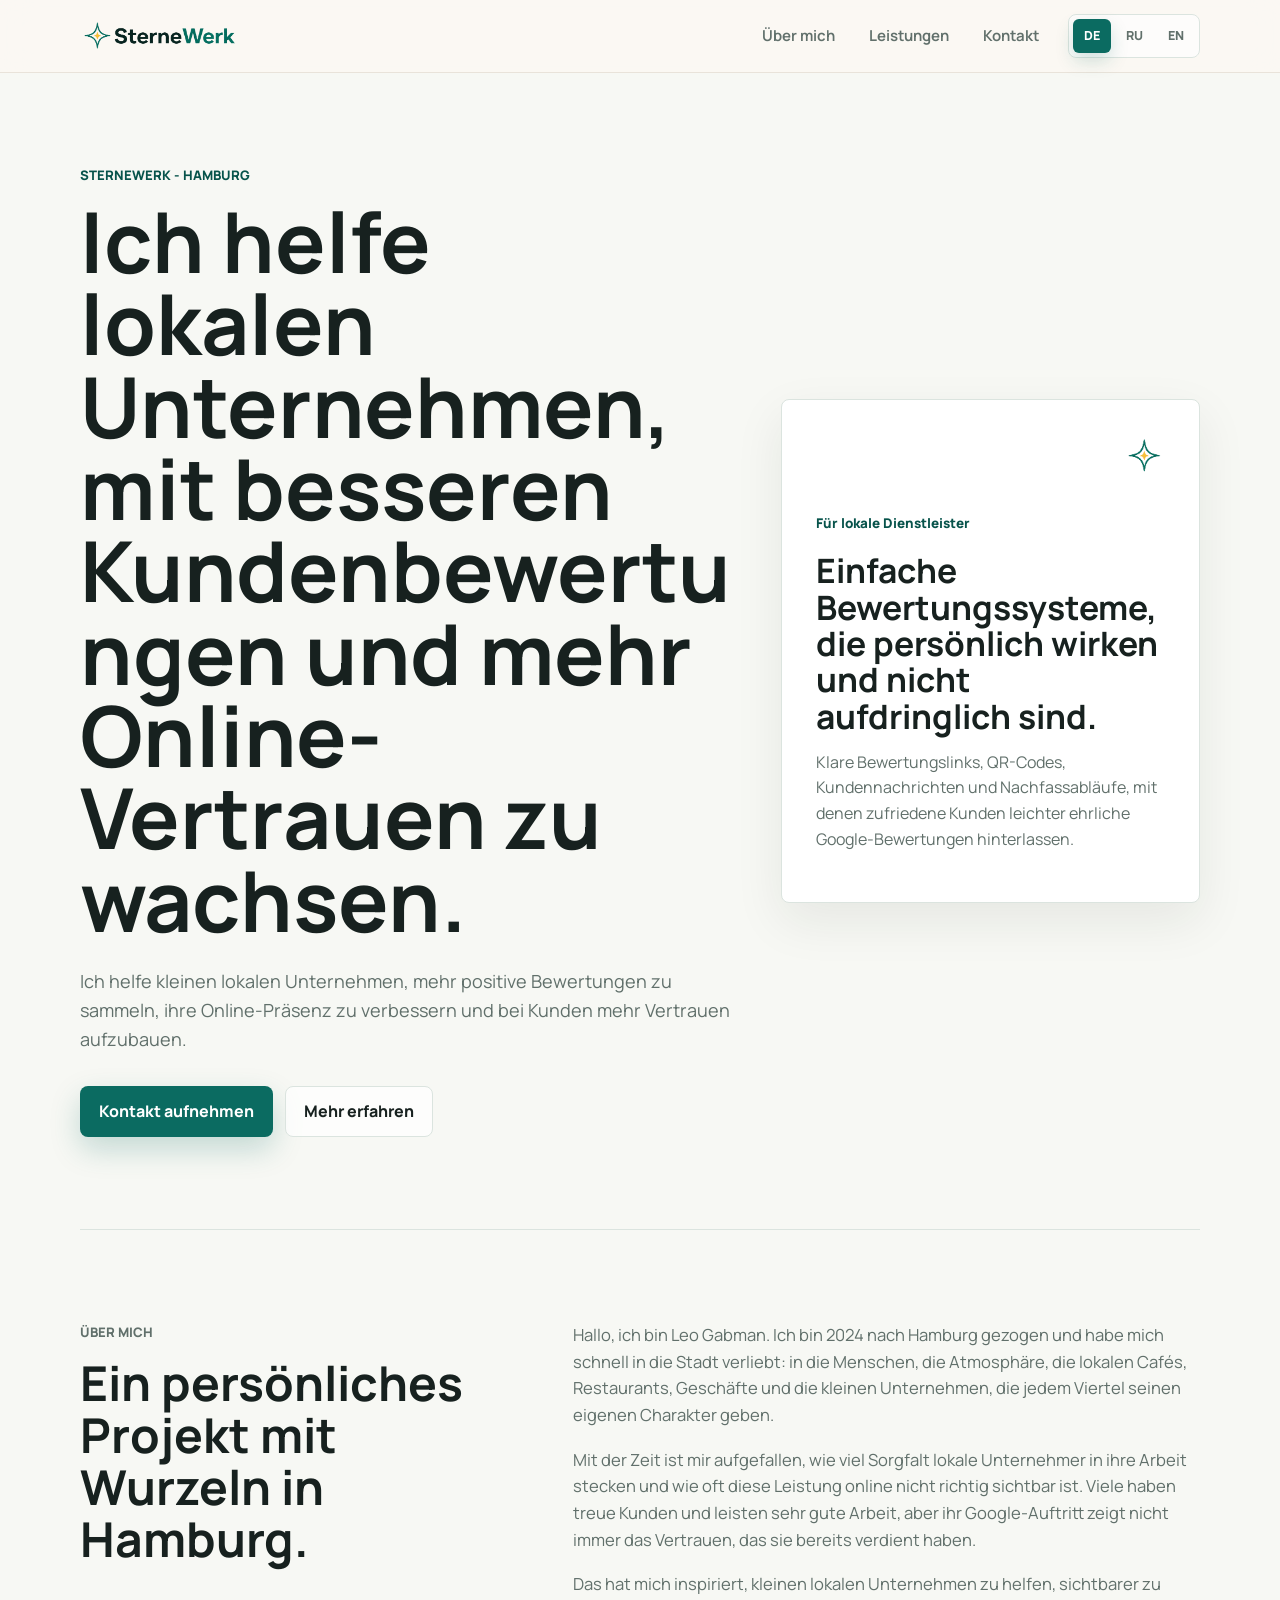
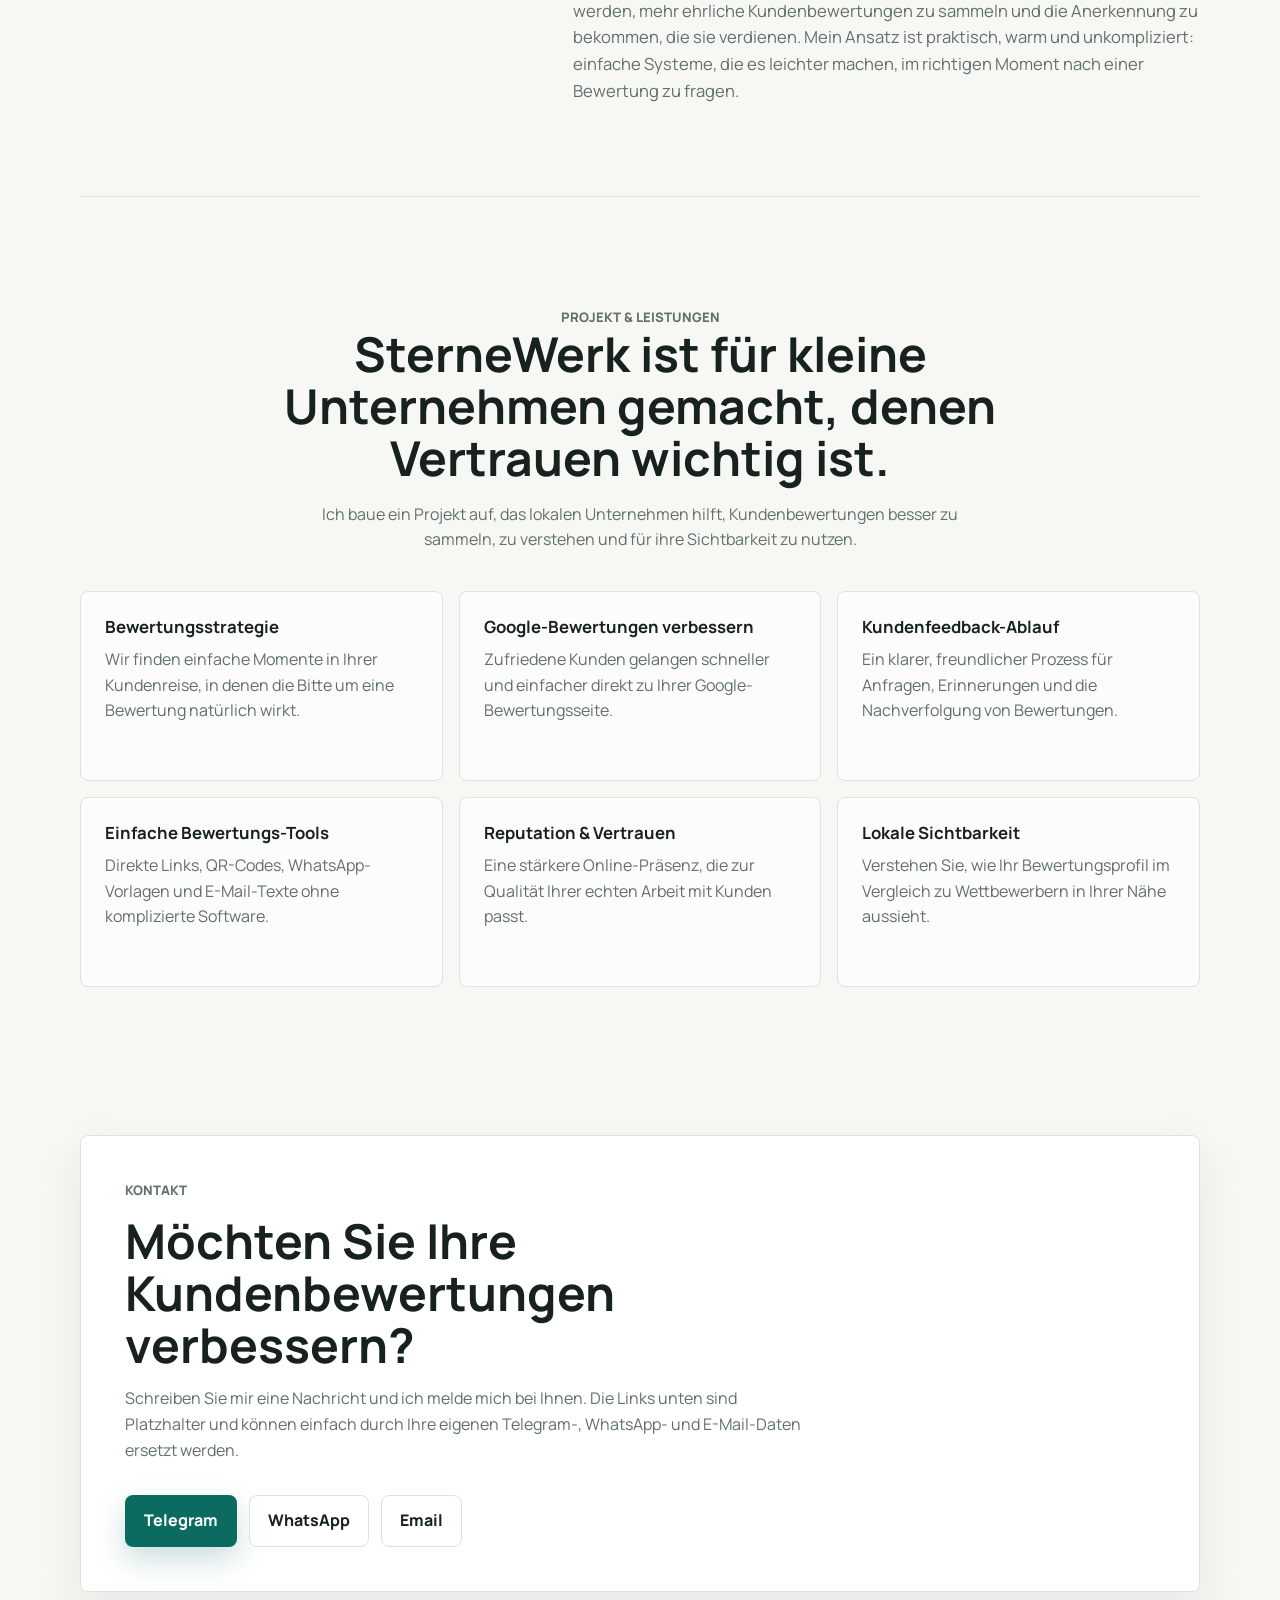
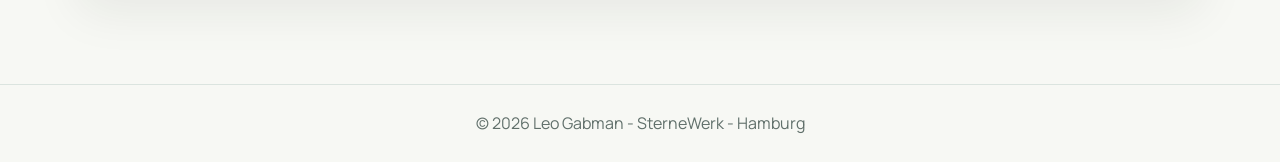
<file: index.html>
<!DOCTYPE html>
<html lang="de">
  <head>
    <meta charset="UTF-8" />
    <meta name="viewport" content="width=device-width, initial-scale=1.0" />

    <!-- Replace "Leo Gabman" and "SterneWerk" with your name and project name. -->
    <title>Leo Gabman | SterneWerk in Hamburg</title>
    <meta
      name="description"
      content="Leo Gabman hilft lokalen Unternehmen in Hamburg, mehr Kundenbewertungen zu sammeln, online sichtbarer zu werden und Vertrauen aufzubauen."
    />

    <meta property="og:title" content="Leo Gabman | SterneWerk" />
    <meta
      property="og:description"
      content="Hilfe für lokale Unternehmen in Hamburg: bessere Kundenbewertungen, mehr Vertrauen und einfache Bewertungssysteme."
    />
    <meta property="og:type" content="website" />
    <meta property="og:url" content="https://your-username.github.io/your-repository/" />

    <link rel="preconnect" href="https://fonts.googleapis.com" />
    <link rel="preconnect" href="https://fonts.gstatic.com" crossorigin />
    <link href="https://fonts.googleapis.com/css2?family=DM+Mono:wght@400;500&family=Manrope:wght@400;500;600;700;800&display=swap" rel="stylesheet" />
    <link rel="stylesheet" href="style.css?v=sternewerk-1" />
  </head>
  <body>
    <header class="site-header">
      <nav class="nav" aria-label="Hauptnavigation" data-i18n-attr="aria-label:nav.ariaLabel">
        <a class="brand" href="#home" aria-label="SterneWerk">
          <img class="brand-logo" src="assets/sternewerk-logo.png" alt="SterneWerk" />
        </a>
        <button
          class="nav-toggle"
          type="button"
          aria-label="Navigation öffnen"
          aria-expanded="false"
          data-i18n-attr="aria-label:nav.toggle"
        >
          <span></span>
          <span></span>
        </button>
        <div class="nav-links">
          <a href="#about" data-i18n="nav.about">Über mich</a>
          <a href="#services" data-i18n="nav.services">Leistungen</a>
          <a href="#contact" data-i18n="nav.contact">Kontakt</a>
        </div>
        <div class="language-switcher" aria-label="Sprache wählen" data-i18n-attr="aria-label:language.label">
          <button type="button" class="language-button active" data-language="de">DE</button>
          <button type="button" class="language-button" data-language="ru">RU</button>
          <button type="button" class="language-button" data-language="en">EN</button>
        </div>
      </nav>
    </header>

    <main>
      <section id="home" class="hero section">
        <div class="hero-content reveal">
          <p class="eyebrow">SterneWerk - Hamburg</p>
          <h1 data-i18n="hero.title">Ich helfe lokalen Unternehmen, mit besseren Kundenbewertungen und mehr Online-Vertrauen zu wachsen.</h1>
          <p class="hero-text" data-i18n="hero.text">Ich helfe kleinen lokalen Unternehmen, mehr positive Bewertungen zu sammeln, ihre Online-Präsenz zu verbessern und bei Kunden mehr Vertrauen aufzubauen.</p>
          <div class="hero-actions">
            <a class="button primary" href="#contact" data-i18n="hero.contact">Kontakt aufnehmen</a>
            <a class="button secondary" href="#about" data-i18n="hero.learn">Mehr erfahren</a>
          </div>
        </div>
        <aside class="hero-card reveal" aria-label="Projekt-Highlights" data-i18n-attr="aria-label:hero.cardAria">
          <img class="hero-mark" src="assets/sternewerk-mark.png" alt="" aria-hidden="true" />
          <span class="card-label" data-i18n="hero.cardLabel">Für lokale Dienstleister</span>
          <h2 data-i18n="hero.cardTitle">Einfache Bewertungssysteme, die persönlich wirken und nicht aufdringlich sind.</h2>
          <p data-i18n="hero.cardText">Klare Bewertungslinks, QR-Codes, Kundennachrichten und Nachfassabläufe, mit denen zufriedene Kunden leichter ehrliche Google-Bewertungen hinterlassen.</p>
        </aside>
      </section>

      <section id="about" class="section split-section">
        <div class="section-heading reveal">
          <p class="eyebrow" data-i18n="about.eyebrow">Über mich</p>
          <h2 data-i18n="about.title">Ein persönliches Projekt mit Wurzeln in Hamburg.</h2>
        </div>
        <div class="section-copy reveal">
          <p data-i18n="about.p1">Hallo, ich bin Leo Gabman. Ich bin 2024 nach Hamburg gezogen und habe mich schnell in die Stadt verliebt: in die Menschen, die Atmosphäre, die lokalen Cafés, Restaurants, Geschäfte und die kleinen Unternehmen, die jedem Viertel seinen eigenen Charakter geben.</p>
          <p data-i18n="about.p2">Mit der Zeit ist mir aufgefallen, wie viel Sorgfalt lokale Unternehmer in ihre Arbeit stecken und wie oft diese Leistung online nicht richtig sichtbar ist. Viele haben treue Kunden und leisten sehr gute Arbeit, aber ihr Google-Auftritt zeigt nicht immer das Vertrauen, das sie bereits verdient haben.</p>
          <p data-i18n="about.p3">Das hat mich inspiriert, kleinen lokalen Unternehmen zu helfen, sichtbarer zu werden, mehr ehrliche Kundenbewertungen zu sammeln und die Anerkennung zu bekommen, die sie verdienen. Mein Ansatz ist praktisch, warm und unkompliziert: einfache Systeme, die es leichter machen, im richtigen Moment nach einer Bewertung zu fragen.</p>
        </div>
      </section>

      <section id="services" class="section services-section">
        <div class="section-heading centered reveal">
          <p class="eyebrow" data-i18n="services.eyebrow">Projekt & Leistungen</p>
          <h2 data-i18n="services.title">SterneWerk ist für kleine Unternehmen gemacht, denen Vertrauen wichtig ist.</h2>
          <p data-i18n="services.text">Ich baue ein Projekt auf, das lokalen Unternehmen hilft, Kundenbewertungen besser zu sammeln, zu verstehen und für ihre Sichtbarkeit zu nutzen.</p>
        </div>
        <div class="service-grid">
          <article class="service-card reveal">
            <h3 data-i18n="services.cards.0.title">Bewertungsstrategie</h3>
            <p data-i18n="services.cards.0.text">Wir finden einfache Momente in Ihrer Kundenreise, in denen die Bitte um eine Bewertung natürlich wirkt.</p>
          </article>
          <article class="service-card reveal">
            <h3 data-i18n="services.cards.1.title">Google-Bewertungen verbessern</h3>
            <p data-i18n="services.cards.1.text">Zufriedene Kunden gelangen schneller und einfacher direkt zu Ihrer Google-Bewertungsseite.</p>
          </article>
          <article class="service-card reveal">
            <h3 data-i18n="services.cards.2.title">Kundenfeedback-Ablauf</h3>
            <p data-i18n="services.cards.2.text">Ein klarer, freundlicher Prozess für Anfragen, Erinnerungen und die Nachverfolgung von Bewertungen.</p>
          </article>
          <article class="service-card reveal">
            <h3 data-i18n="services.cards.3.title">Einfache Bewertungs-Tools</h3>
            <p data-i18n="services.cards.3.text">Direkte Links, QR-Codes, WhatsApp-Vorlagen und E-Mail-Texte ohne komplizierte Software.</p>
          </article>
          <article class="service-card reveal">
            <h3 data-i18n="services.cards.4.title">Reputation & Vertrauen</h3>
            <p data-i18n="services.cards.4.text">Eine stärkere Online-Präsenz, die zur Qualität Ihrer echten Arbeit mit Kunden passt.</p>
          </article>
          <article class="service-card reveal">
            <h3 data-i18n="services.cards.5.title">Lokale Sichtbarkeit</h3>
            <p data-i18n="services.cards.5.text">Verstehen Sie, wie Ihr Bewertungsprofil im Vergleich zu Wettbewerbern in Ihrer Nähe aussieht.</p>
          </article>
        </div>
      </section>

      <section id="contact" class="section contact-section">
        <div class="contact-panel reveal">
          <p class="eyebrow" data-i18n="contact.eyebrow">Kontakt</p>
          <h2 data-i18n="contact.title">Möchten Sie Ihre Kundenbewertungen verbessern?</h2>
          <p data-i18n="contact.text">Schreiben Sie mir eine Nachricht und ich melde mich bei Ihnen. Die Links unten sind Platzhalter und können einfach durch Ihre eigenen Telegram-, WhatsApp- und E-Mail-Daten ersetzt werden.</p>
          <div class="contact-actions">
            <!-- Replace YOUR_USERNAME with your Telegram username. -->
            <a class="button primary" href="https://t.me/YOUR_USERNAME" target="_blank" rel="noreferrer">
              Telegram
            </a>
            <!-- Replace YOUR_PHONE_NUMBER with your WhatsApp number in international format. -->
            <a class="button secondary" href="https://wa.me/YOUR_PHONE_NUMBER" target="_blank" rel="noreferrer">
              WhatsApp
            </a>
            <!-- Replace YOUR_EMAIL@example.com with your email address. -->
            <a class="button secondary" href="mailto:YOUR_EMAIL@example.com">Email</a>
          </div>
        </div>
      </section>
    </main>

    <footer class="footer">
      <!-- Replace "Leo Gabman" and "SterneWerk" with your details. -->
      <p data-i18n="footer">&copy; <span id="year"></span> Leo Gabman - SterneWerk - Hamburg</p>
    </footer>

    <script src="script.js"></script>
  </body>
</html>
</file>
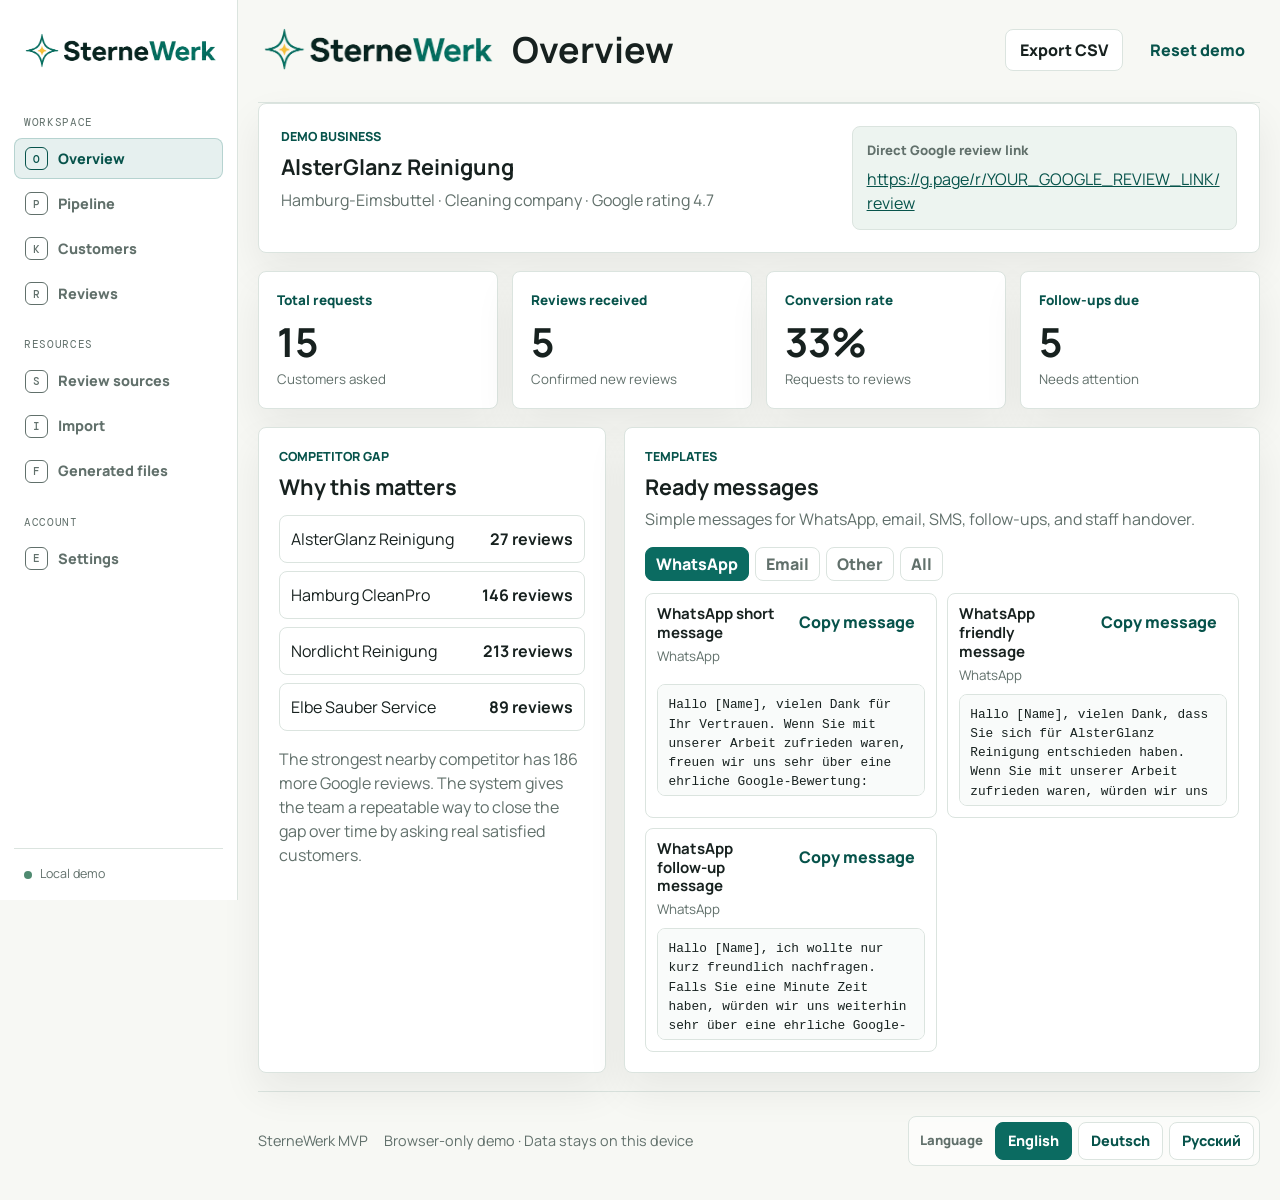
<file: mvp-dashboard/index.html>
<!DOCTYPE html>
<html lang="en">
  <head>
    <meta charset="UTF-8" />
    <meta name="viewport" content="width=device-width, initial-scale=1.0" />
    <title>SterneWerk - MVP Dashboard</title>
    <meta
      name="description"
      content="A lightweight MVP dashboard for tracking Google review requests, follow-ups, review progress, templates, and generated review system files."
    />
    <link rel="preconnect" href="https://fonts.googleapis.com" />
    <link rel="preconnect" href="https://fonts.gstatic.com" crossorigin />
    <link href="https://fonts.googleapis.com/css2?family=DM+Mono:wght@400;500&family=Manrope:wght@400;500;600;700;800&display=swap" rel="stylesheet" />
    <link rel="stylesheet" href="style.css?v=crm-sidebar-2" />
  </head>
  <body>
    <div class="crm-shell">
      <aside class="crm-sidebar" id="crmSidebar">
        <a class="sidebar-brand" href="#overview">
          <img src="../assets/sternewerk-logo.png" alt="SterneWerk" />
        </a>
        <nav class="sidebar-nav" aria-label="CRM navigation">
          <p class="sidebar-label" data-i18n="nav.workspace">Workspace</p>
          <a href="#overview" data-route-link="overview"><span class="nav-icon">O</span><span data-i18n="nav.overview">Overview</span></a>
          <a href="#pipeline" data-route-link="pipeline"><span class="nav-icon">P</span><span data-i18n="nav.pipeline">Pipeline</span></a>
          <a href="#customers" data-route-link="customers"><span class="nav-icon">K</span><span data-i18n="nav.customers">Customers</span></a>
          <a href="#reviews" data-route-link="reviews"><span class="nav-icon">R</span><span data-i18n="nav.reviews">Reviews</span></a>
          <p class="sidebar-label" data-i18n="nav.resources">Resources</p>
          <a href="#sources" data-route-link="sources"><span class="nav-icon">S</span><span data-i18n="nav.sources">Review sources</span></a>
          <a href="#import" data-route-link="import"><span class="nav-icon">I</span><span data-i18n="nav.import">Import</span></a>
          <a href="#files" data-route-link="files"><span class="nav-icon">F</span><span data-i18n="nav.files">Generated files</span></a>
          <p class="sidebar-label" data-i18n="nav.account">Account</p>
          <a href="#settings" data-route-link="settings"><span class="nav-icon">E</span><span data-i18n="nav.settings">Settings</span></a>
        </nav>
        <div class="sidebar-footer"><span class="sidebar-status-dot"></span><span data-i18n="nav.localDemo">Local demo</span></div>
      </aside>

      <div class="crm-content">
        <button class="mobile-menu-button" type="button" id="mobileMenuButton" aria-expanded="false" aria-controls="crmSidebar" data-i18n="nav.menu">Menu</button>
    <header class="app-header">
      <div class="app-brand-heading">
        <img class="app-logo" src="../assets/sternewerk-logo.png" alt="SterneWerk" />
        <div>
          <h1 data-i18n="appTitle">Review Collection Dashboard</h1>
        </div>
      </div>
      <div class="header-actions">
        <button class="button secondary" type="button" id="exportCsv" data-i18n="exportCsv">Export CSV</button>
        <button class="button ghost" type="button" id="resetDemo" data-i18n="resetDemo">Reset demo</button>
      </div>
    </header>

    <main>
      <section class="business-panel" data-route="overview">
        <div>
          <p class="eyebrow" data-i18n="demoBusiness">Demo business</p>
          <h2>AlsterGlanz Reinigung</h2>
          <p class="muted" data-i18n="businessMeta">Hamburg-Eimsbuttel · Cleaning company · Google rating 4.7</p>
        </div>
        <div class="review-link-box">
          <span data-i18n="directReviewLink">Direct Google review link</span>
          <a href="https://g.page/r/YOUR_GOOGLE_REVIEW_LINK/review" target="_blank" rel="noreferrer">
            https://g.page/r/YOUR_GOOGLE_REVIEW_LINK/review
          </a>
        </div>
      </section>

      <section class="dashboard-grid integrations-grid" data-route-group>
        <article class="panel sources-panel" data-route="sources">
          <div class="panel-heading">
            <div>
              <p class="eyebrow" data-i18n="sources.eyebrow">Review sources</p>
              <h2 data-i18n="sources.title">Connect review platforms</h2>
              <p class="muted section-helper" data-i18n="sources.helper">
                Paste a Google Maps link. No business name or address is needed.
              </p>
            </div>
          </div>
          <form class="source-form" id="reviewSourceForm">
            <label>
              <span data-i18n="sources.urlLabel">Google Maps link</span>
              <input
                type="url"
                id="reviewSourceUrl"
                name="reviewSourceUrl"
                placeholder="https://maps.google.com/..."
                data-i18n-attr="placeholder:sources.urlPlaceholder"
                required
              />
            </label>
            <button class="button primary compact-primary" type="submit" data-i18n="sources.add">Add review source</button>
          </form>
          <p class="source-message" id="reviewSourceMessage" aria-live="polite"></p>
          <div class="sources-list" id="reviewSources"></div>
        </article>

        <aside class="panel imported-reviews-panel" data-route="reviews">
          <p class="eyebrow" data-i18n="reviews.eyebrow">Imported reviews</p>
          <h2 data-i18n="reviews.title">All customer reviews</h2>
          <p class="muted section-helper" data-i18n="reviews.helper">
            Reviews appear here once a server-side provider connection has completed its first sync.
          </p>
          <label class="filter-label review-filter-label">
            <span data-i18n="reviews.filterLabel">Source</span>
            <select id="reviewSourceFilter"></select>
          </label>
          <div class="reviews-list" id="importedReviews"></div>
        </aside>
      </section>

      <section class="kpi-grid" data-route="overview" aria-label="Review system metrics" data-i18n-attr="aria-label:metricsAria">
        <article class="kpi-card">
          <span data-i18n="totalRequests">Total requests</span>
          <strong id="totalRequests">0</strong>
          <small data-i18n="customersAsked">Customers asked</small>
        </article>
        <article class="kpi-card">
          <span data-i18n="reviewsReceived">Reviews received</span>
          <strong id="reviewsReceived">0</strong>
          <small data-i18n="confirmedReviews">Confirmed new reviews</small>
        </article>
        <article class="kpi-card">
          <span data-i18n="conversionRate">Conversion rate</span>
          <strong id="conversionRate">0%</strong>
          <small data-i18n="requestsToReviews">Requests to reviews</small>
        </article>
        <article class="kpi-card">
          <span data-i18n="followUpsDue">Follow-ups due</span>
          <strong id="followUpsDue">0</strong>
          <small data-i18n="needsAttention">Needs attention</small>
        </article>
      </section>

      <section class="dashboard-grid" data-route-group>
        <article class="panel tracker-panel" data-route="pipeline">
          <div class="panel-heading">
            <div>
              <p class="eyebrow" data-i18n="tracker">Tracker</p>
              <h2 data-i18n="pipelineTitle">Review request pipeline</h2>
              <p class="muted section-helper" data-i18n="trackerHelper">
                Keep one clean list of review requests, follow-ups, and confirmed reviews.
              </p>
            </div>
            <label class="filter-label">
              <span data-i18n="statusLabel">Status</span>
              <select id="statusFilter">
                <option value="all" data-i18n="filterAll">All</option>
                <option value="reviewed" data-i18n="filterReviewed">Review received</option>
                <option value="follow-up" data-i18n="filterFollowUp">Follow-up needed</option>
                <option value="waiting" data-i18n="filterWaiting">Waiting</option>
                <option value="not-satisfied" data-i18n="filterNotSatisfied">Not satisfied</option>
              </select>
            </label>
          </div>

          <div class="table-wrap">
            <table>
              <thead>
                <tr>
                  <th data-i18n="tableCustomer">Customer</th>
                  <th data-i18n="tableService">Service</th>
                  <th data-i18n="tableChannel">Channel</th>
                  <th data-i18n="tableStatus">Status</th>
                  <th data-i18n="tableNextAction">Next action</th>
                  <th></th>
                </tr>
              </thead>
              <tbody id="requestTable"></tbody>
            </table>
          </div>
          <div class="pagination" id="trackerPagination" aria-label="Tracker pagination">
            <button class="pagination-button" type="button" id="previousPage" data-i18n="previousPage">Previous</button>
            <span class="pagination-status" id="pageIndicator">Page 1 of 1 · 0 entries</span>
            <button class="pagination-button" type="button" id="nextPage" data-i18n="nextPage">Next</button>
          </div>
        </article>

        <aside class="panel form-panel" data-route="pipeline">
          <p class="eyebrow" data-i18n="addRequest">Add request</p>
          <h2 data-i18n="logCustomer">Log a customer</h2>
          <form id="requestForm">
            <label>
              <span data-i18n="customerName">Customer name</span>
              <input
                type="text"
                name="customerName"
                placeholder="e.g. Frau Meyer"
                data-i18n-attr="placeholder:customerPlaceholder"
                required
              />
            </label>
            <label>
              <span data-i18n="serviceType">Service type</span>
              <input
                type="text"
                name="serviceType"
                placeholder="e.g. Window cleaning"
                data-i18n-attr="placeholder:servicePlaceholder"
                required
              />
            </label>
            <label>
              <span data-i18n="requestChannel">Request channel</span>
              <select name="channel" id="channelSelect"></select>
            </label>
            <label>
              <span data-i18n="initialStatus">Initial status</span>
              <select name="statusKey" id="statusSelect"></select>
            </label>
            <label>
              <span data-i18n="nextAction">Next action</span>
              <select name="actionKey" id="actionSelect"></select>
            </label>
            <div class="check-row">
              <label><input type="checkbox" name="satisfied" checked /> <span data-i18n="customerSatisfied">Customer satisfied</span></label>
              <label><input type="checkbox" name="reviewReceived" /> <span data-i18n="reviewReceivedCheck">Review received</span></label>
            </div>
            <label>
              <span data-i18n="notes">Notes</span>
              <textarea
                name="notes"
                rows="3"
                placeholder="Anything the team should remember"
                data-i18n-attr="placeholder:notesPlaceholder"
              ></textarea>
            </label>
            <button class="button primary" type="submit" data-i18n="addToTracker">Add to tracker</button>
          </form>
        </aside>
      </section>

      <section class="panel files-panel" data-route="files">
        <div class="panel-heading files-heading">
          <div>
            <p class="eyebrow" data-i18n="generatedFilesEyebrow">Generated files</p>
            <h2 data-i18n="generatedFilesTitle">Generated files</h2>
            <p class="muted" data-i18n="generatedFilesText">
              Three client-ready PDFs are available for the review collection system.
            </p>
            <div class="category-buttons" id="fileCategoryButtons" aria-label="File categories"></div>
          </div>
          <div class="download-actions">
            <button class="button primary compact-primary" type="button" id="downloadAll" data-i18n="downloadAll">
              Download all PDFs
            </button>
            <p id="downloadStatus" class="download-status" aria-live="polite"></p>
          </div>
        </div>
        <div class="file-grid" id="generatedFiles"></div>
      </section>

      <section class="dashboard-grid lower-grid" data-route="overview">
        <article class="panel">
          <p class="eyebrow" data-i18n="competitorGap">Competitor gap</p>
          <h2 data-i18n="whyMatters">Why this matters</h2>
          <div class="gap-list">
            <div><span>AlsterGlanz Reinigung</span><strong data-count="27">27 reviews</strong></div>
            <div><span>Hamburg CleanPro</span><strong data-count="146">146 reviews</strong></div>
            <div><span>Nordlicht Reinigung</span><strong data-count="213">213 reviews</strong></div>
            <div><span>Elbe Sauber Service</span><strong data-count="89">89 reviews</strong></div>
          </div>
          <p class="insight" data-i18n="gapInsight">
            The strongest nearby competitor has 186 more Google reviews. The system gives the team a
            repeatable way to close the gap over time by asking real satisfied customers.
          </p>
        </article>

        <article class="panel templates-panel">
          <div class="panel-heading">
            <div>
              <p class="eyebrow" data-i18n="templatesEyebrow">Templates</p>
              <h2 data-i18n="readyMessages">Ready messages</h2>
              <p class="muted" data-i18n="readyMessagesText">
                Simple messages for WhatsApp, email, SMS, follow-ups, and staff handover.
              </p>
              <div class="category-buttons" id="templateCategoryButtons" aria-label="Template categories"></div>
            </div>
          </div>
          <div class="template-grid" id="templateGrid"></div>
        </article>
      </section>

      <section class="panel route-panel" data-route="customers">
        <div class="panel-heading">
          <div>
            <p class="eyebrow" data-i18n="nav.customers">Customers</p>
            <h2 data-i18n="pageTitles.customers">Customer list</h2>
            <p class="muted section-helper" data-i18n="customersText">A simple view of everyone in the review request pipeline.</p>
          </div>
          <label class="filter-label compact-search">
            <span data-i18n="customerSearch">Search customers</span>
            <input type="search" id="customerSearch" placeholder="Anna Müller" data-i18n-attr="placeholder:customerSearch" />
          </label>
        </div>
        <div class="table-wrap">
          <table class="customer-table">
            <thead>
              <tr>
                <th data-i18n="tableCustomer">Customer</th>
                <th data-i18n="contact">Contact</th>
                <th data-i18n="lastService">Last service</th>
                <th data-i18n="lastContact">Last contact</th>
                <th data-i18n="tableStatus">Status</th>
              </tr>
            </thead>
            <tbody id="customerTable"></tbody>
          </table>
        </div>
      </section>

      <section class="panel route-panel import-panel" data-route="import">
        <div class="panel-heading">
          <div>
            <p class="eyebrow" data-i18n="nav.import">Import</p>
            <h2 data-i18n="importTitle">Import customer data</h2>
            <p class="muted section-helper" data-i18n="importText">Upload a comma- or semicolon-separated CSV export. You can review the rows before adding them.</p>
          </div>
          <div class="import-actions">
            <label class="button secondary file-picker">
              <span data-i18n="chooseCsv">Choose CSV file</span>
              <input type="file" id="csvFileInput" accept=".csv,text/csv" />
            </label>
            <button class="button ghost" type="button" id="downloadCsvTemplate" data-i18n="downloadTemplate">Download CSV template</button>
          </div>
        </div>
        <p class="import-status" id="csvImportStatus" aria-live="polite"></p>
        <div class="import-preview" id="csvPreview">
          <h3 data-i18n="previewTitle">Import preview</h3>
          <p class="muted" data-i18n="previewEmpty">Choose a CSV file to see a preview here.</p>
        </div>
        <button class="button primary compact-primary" type="button" id="confirmCsvImport" hidden data-i18n="confirmImport">Import records</button>
      </section>

      <section class="panel route-panel settings-panel" data-route="settings">
        <p class="eyebrow" data-i18n="nav.settings">Settings</p>
        <h2 data-i18n="settingsTitle">CRM settings</h2>
        <p class="muted section-helper" data-i18n="settingsText">This prototype stores CRM data in this browser. Server integrations can be connected here later.</p>
        <div class="settings-list">
          <div><span data-i18n="storageLabel">Storage</span><strong data-i18n="storageValue">Local browser storage</strong></div>
          <div><span data-i18n="languageLabel">Language</span><strong>English · Deutsch · Русский</strong></div>
          <div><span>Brand</span><strong>SterneWerk</strong></div>
        </div>
      </section>
    </main>

    <footer>
      <div class="footer-copy">
        <span data-i18n="footerProduct">SterneWerk MVP</span>
        <span data-i18n="footerPrivacy">Browser-only demo · Data stays on this device</span>
      </div>
      <div class="language-switcher" id="languageSwitcher" aria-label="Language">
        <span data-i18n="languageLabel">Language</span>
        <button class="language-option" type="button" data-language="en">English</button>
        <button class="language-option" type="button" data-language="de">Deutsch</button>
        <button class="language-option" type="button" data-language="ru">Русский</button>
      </div>
    </footer>
      </div>
    </div>

    <script src="review-providers.js?v=crm-sidebar-2"></script>
    <script src="app.js?v=crm-sidebar-2"></script>
  </body>
</html>
</file>
<file: style.css>
:root {
  --bg: #f7f8f4;
  --surface: #ffffff;
  --surface-warm: #edf4f0;
  --text: #17211f;
  --muted: #61706b;
  --line: #dbe4df;
  --accent: #0b6b61;
  --accent-dark: #07534b;
  --signal: #f6c445;
  --good: #4f8a70;
  --danger: #d95d4d;
  --shadow: 0 18px 50px rgba(23, 33, 31, 0.08);
  --radius: 8px;
}

* {
  box-sizing: border-box;
}

html {
  scroll-behavior: smooth;
}

body {
  margin: 0;
  background: var(--bg);
  color: var(--text);
  font-family: Manrope, Inter, ui-sans-serif, system-ui, -apple-system, BlinkMacSystemFont, "Segoe UI", sans-serif;
  line-height: 1.6;
}

a {
  color: inherit;
  text-decoration: none;
}

.site-header {
  position: sticky;
  top: 0;
  z-index: 20;
  border-bottom: 1px solid rgba(229, 221, 210, 0.78);
  background: rgba(251, 248, 243, 0.9);
  backdrop-filter: blur(16px);
}

.nav {
  display: flex;
  align-items: center;
  justify-content: space-between;
  gap: 16px;
  width: min(1120px, calc(100% - 40px));
  min-height: 72px;
  margin: 0 auto;
}

.brand {
  display: inline-flex;
  align-items: center;
  flex: 0 0 auto;
}

.brand-logo {
  display: block;
  width: 156px;
  height: 38px;
  object-fit: contain;
  object-position: left center;
}

.nav-links {
  display: flex;
  align-items: center;
  gap: 8px;
  margin-left: auto;
}

.nav-links a {
  border-radius: 999px;
  color: var(--muted);
  font-size: 0.94rem;
  font-weight: 650;
  padding: 9px 13px;
  transition: background 180ms ease, color 180ms ease;
}

.nav-links a:hover,
.nav-links a:focus-visible {
  background: var(--surface-warm);
  color: var(--text);
  outline: none;
}

.nav-toggle {
  display: none;
  width: 42px;
  height: 42px;
  border: 1px solid var(--line);
  border-radius: var(--radius);
  background: var(--surface);
  cursor: pointer;
}

.nav-toggle span {
  display: block;
  width: 18px;
  height: 2px;
  margin: 5px auto;
  border-radius: 999px;
  background: var(--text);
}

.language-switcher {
  display: inline-flex;
  align-items: center;
  gap: 4px;
  border: 1px solid var(--line);
  border-radius: var(--radius);
  background: rgba(255, 255, 255, 0.64);
  padding: 4px;
}

.language-button {
  min-width: 38px;
  height: 34px;
  border: 0;
  border-radius: 6px;
  background: transparent;
  color: var(--muted);
  cursor: pointer;
  font: inherit;
  font-size: 0.78rem;
  font-weight: 800;
  transition: background 180ms ease, color 180ms ease, transform 180ms ease;
}

.language-button:hover,
.language-button:focus-visible {
  background: var(--surface-warm);
  color: var(--text);
  outline: none;
}

.language-button.active {
  background: var(--accent);
  color: #fff;
  box-shadow: 0 8px 18px rgba(11, 107, 97, 0.18);
}

.section {
  width: min(1120px, calc(100% - 40px));
  margin: 0 auto;
  padding: 92px 0;
  scroll-margin-top: 80px;
}

.hero {
  display: grid;
  grid-template-columns: minmax(0, 1.12fr) minmax(300px, 0.72fr);
  gap: 48px;
  align-items: center;
  min-height: calc(100vh - 72px);
}

.eyebrow {
  margin: 0 0 14px;
  color: var(--accent-dark);
  font-size: 0.82rem;
  font-weight: 800;
  text-transform: uppercase;
}

h1,
h2,
h3,
p {
  overflow-wrap: break-word;
}

h1 {
  max-width: 790px;
  margin: 0;
  font-size: clamp(2.45rem, 7vw, 5.25rem);
  line-height: 0.98;
  letter-spacing: 0;
}

h2 {
  margin: 0;
  font-size: clamp(1.8rem, 4vw, 3rem);
  line-height: 1.08;
  letter-spacing: 0;
}

h3 {
  margin: 0 0 10px;
  font-size: 1.05rem;
  line-height: 1.25;
}

.hero-text {
  max-width: 670px;
  margin: 26px 0 0;
  color: var(--muted);
  font-size: 1.13rem;
}

.hero-actions,
.contact-actions {
  display: flex;
  flex-wrap: wrap;
  gap: 12px;
  margin-top: 32px;
}

.button {
  display: inline-flex;
  align-items: center;
  justify-content: center;
  min-height: 48px;
  border: 1px solid transparent;
  border-radius: var(--radius);
  font-weight: 750;
  padding: 12px 18px;
  transition: transform 180ms ease, box-shadow 180ms ease, background 180ms ease, border-color 180ms ease;
}

.button:hover,
.button:focus-visible {
  transform: translateY(-2px);
  outline: none;
}

.button.primary {
  background: var(--accent);
  color: #fff;
  box-shadow: 0 12px 30px rgba(11, 107, 97, 0.22);
}

.button.primary:hover,
.button.primary:focus-visible {
  background: var(--accent-dark);
}

.button.secondary {
  border-color: var(--line);
  background: rgba(255, 255, 255, 0.72);
  color: var(--text);
}

.button.secondary:hover,
.button.secondary:focus-visible {
  border-color: rgba(11, 107, 97, 0.4);
  box-shadow: 0 10px 24px rgba(23, 33, 31, 0.08);
}

.hero-card {
  border: 1px solid var(--line);
  border-radius: var(--radius);
  background: var(--surface);
  box-shadow: var(--shadow);
  padding: 34px;
}

.hero-mark {
  display: block;
  width: 44px;
  height: 44px;
  margin: 0 0 32px auto;
  object-fit: contain;
}

.card-label {
  display: inline-block;
  margin-bottom: 18px;
  color: var(--accent-dark);
  font-size: 0.84rem;
  font-weight: 800;
}

.hero-card h2 {
  font-size: clamp(1.5rem, 3vw, 2.1rem);
}

.hero-card p,
.section-copy p,
.section-heading p,
.service-card p,
.contact-panel p {
  color: var(--muted);
}

.split-section {
  display: grid;
  grid-template-columns: minmax(240px, 0.8fr) minmax(0, 1.15fr);
  gap: 56px;
  border-top: 1px solid var(--line);
}

.section-copy {
  display: grid;
  gap: 18px;
}

.section-copy p {
  margin: 0;
  font-size: 1.04rem;
}

.services-section {
  border-top: 1px solid var(--line);
}

.centered {
  max-width: 760px;
  margin: 0 auto 38px;
  text-align: center;
}

.centered p {
  margin: 18px auto 0;
  max-width: 660px;
}

.service-grid {
  display: grid;
  grid-template-columns: repeat(3, 1fr);
  gap: 16px;
}

.service-card {
  min-height: 190px;
  border: 1px solid var(--line);
  border-radius: var(--radius);
  background: rgba(255, 255, 255, 0.62);
  padding: 24px;
  transition: transform 180ms ease, box-shadow 180ms ease, border-color 180ms ease;
}

.service-card:hover {
  transform: translateY(-4px);
  border-color: rgba(11, 107, 97, 0.38);
  box-shadow: 0 14px 32px rgba(23, 33, 31, 0.08);
}

.service-card p {
  margin: 0;
}

.contact-section {
  padding-top: 56px;
}

.contact-panel {
  border: 1px solid var(--line);
  border-radius: var(--radius);
  background: var(--surface);
  box-shadow: var(--shadow);
  padding: 44px;
}

.contact-panel h2 {
  max-width: 780px;
}

.contact-panel p {
  max-width: 680px;
}

.footer {
  border-top: 1px solid var(--line);
  padding: 26px 20px;
  color: var(--muted);
  text-align: center;
}

.footer p {
  margin: 0;
}

.reveal {
  opacity: 0;
  transform: translateY(18px);
  transition: opacity 650ms ease, transform 650ms ease;
}

.reveal.visible {
  opacity: 1;
  transform: translateY(0);
}

@media (max-width: 860px) {
  .nav {
    width: min(100% - 28px, 1120px);
  }

  .nav-toggle {
    display: block;
    order: 3;
  }

  .nav-links {
    position: absolute;
    top: 72px;
    left: 14px;
    right: 14px;
    display: none;
    flex-direction: column;
    align-items: stretch;
    border: 1px solid var(--line);
    border-radius: var(--radius);
    background: var(--surface);
    box-shadow: var(--shadow);
    padding: 8px;
    margin-left: 0;
  }

  .nav-links.open {
    display: flex;
  }

  .nav-links a {
    border-radius: var(--radius);
    padding: 12px;
  }

  .section {
    width: min(100% - 28px, 1120px);
    padding: 68px 0;
  }

  .language-switcher {
    margin-left: auto;
  }

  .hero {
    grid-template-columns: 1fr;
    gap: 28px;
    min-height: auto;
    padding-top: 56px;
  }

  .split-section {
    grid-template-columns: 1fr;
    gap: 28px;
  }

  .service-grid {
    grid-template-columns: 1fr 1fr;
  }
}

@media (max-width: 600px) {
  h1 {
    font-size: 2.55rem;
    line-height: 1.02;
  }

  .hero-text {
    font-size: 1rem;
  }

  .hero-card,
  .contact-panel {
    padding: 26px;
  }

  .service-grid {
    grid-template-columns: 1fr;
  }

  .button {
    width: 100%;
  }

  .brand {
    max-width: 128px;
  }

  .language-button {
    min-width: 34px;
  }
}
</file>
<file: mvp-dashboard/style.css>
:root {
  --bg: #f7f8f4;
  --surface: #ffffff;
  --surface-warm: #edf4f0;
  --text: #17211f;
  --muted: #61706b;
  --line: #dbe4df;
  --accent: #0b6b61;
  --accent-dark: #07534b;
  --signal: #f6c445;
  --good: #4f8a70;
  --warn: #b68016;
  --danger: #d95d4d;
  --shadow: 0 18px 40px rgba(23, 33, 31, 0.07);
  --radius: 8px;
}

* {
  box-sizing: border-box;
}

body {
  margin: 0;
  background: var(--bg);
  color: var(--text);
  font-family: Manrope, Inter, ui-sans-serif, system-ui, -apple-system, BlinkMacSystemFont, "Segoe UI", sans-serif;
  line-height: 1.5;
}

.crm-shell {
  display: flex;
  min-height: 100vh;
}

.crm-sidebar {
  position: sticky;
  top: 0;
  display: flex;
  flex: 0 0 238px;
  flex-direction: column;
  width: 238px;
  height: 100vh;
  border-right: 1px solid var(--line);
  background: var(--surface);
  padding: 22px 14px 16px;
  z-index: 10;
}

.sidebar-brand {
  display: block;
  border-radius: var(--radius);
  padding: 2px 6px 18px;
}

.sidebar-brand img {
  display: block;
  width: 100%;
  height: 54px;
  object-fit: contain;
  object-position: left center;
}

.sidebar-nav {
  display: grid;
  gap: 4px;
}

.sidebar-nav a {
  display: flex;
  align-items: center;
  gap: 10px;
  min-height: 40px;
  border: 1px solid transparent;
  border-radius: var(--radius);
  color: var(--muted);
  font-size: 0.9rem;
  font-weight: 800;
  padding: 8px 10px;
  text-decoration: none;
}

.sidebar-nav a:hover,
.sidebar-nav a:focus-visible,
.sidebar-nav a.active {
  border-color: var(--line);
  background: var(--surface-warm);
  color: var(--accent-dark);
  outline: none;
}

.sidebar-nav a.active {
  border-color: rgba(11, 107, 97, 0.22);
  background: rgba(11, 107, 97, 0.1);
}

.nav-icon {
  display: grid;
  place-items: center;
  width: 23px;
  height: 23px;
  border: 1px solid currentColor;
  border-radius: 6px;
  font-family: "DM Mono", monospace;
  font-size: 0.68rem;
  font-weight: 500;
}

.sidebar-label {
  margin: 18px 10px 4px;
  color: var(--muted);
  font-family: "DM Mono", monospace;
  font-size: 0.68rem;
  letter-spacing: 0.06em;
  text-transform: uppercase;
}

.sidebar-footer {
  display: flex;
  align-items: center;
  gap: 8px;
  margin-top: auto;
  border-top: 1px solid var(--line);
  color: var(--muted);
  font-size: 0.78rem;
  padding: 16px 10px 0;
}

.sidebar-status-dot {
  width: 8px;
  height: 8px;
  border-radius: 50%;
  background: var(--good);
}

.crm-content {
  flex: 1;
  min-width: 0;
}

.mobile-menu-button {
  display: none;
}

button,
input,
select,
textarea {
  font: inherit;
}

.app-header,
main,
footer {
  width: min(1320px, calc(100% - 40px));
  margin: 0 auto;
}

.app-header {
  display: flex;
  align-items: center;
  justify-content: space-between;
  gap: 20px;
  padding: 18px 0 20px;
  border-bottom: 1px solid var(--line);
}

.app-brand-heading {
  display: flex;
  align-items: center;
  gap: 18px;
  min-width: 0;
}

.app-logo {
  display: block;
  width: 236px;
  height: 64px;
  flex: 0 0 auto;
  object-fit: contain;
  object-position: left center;
}

.eyebrow {
  margin: 0 0 8px;
  color: var(--accent-dark);
  font-size: 0.78rem;
  font-weight: 850;
  text-transform: uppercase;
}

h1,
h2,
p {
  margin-top: 0;
}

h1 {
  margin-bottom: 0;
  max-width: 560px;
  font-size: clamp(1.55rem, 2.8vw, 2.45rem);
  line-height: 1.05;
  letter-spacing: 0;
}

h2 {
  margin-bottom: 8px;
  font-size: 1.35rem;
  line-height: 1.15;
}

.muted,
small {
  color: var(--muted);
}

.header-actions,
.panel-heading,
.check-row,
footer {
  display: flex;
  align-items: center;
  justify-content: space-between;
  gap: 12px;
}

.header-actions {
  flex: 0 0 auto;
}

.button {
  display: inline-flex;
  align-items: center;
  justify-content: center;
  gap: 8px;
  min-height: 42px;
  border: 1px solid transparent;
  border-radius: var(--radius);
  cursor: pointer;
  font-weight: 800;
  line-height: 1;
  padding: 10px 14px;
  text-decoration: none;
  transition: transform 180ms ease, box-shadow 180ms ease, background 180ms ease;
}

.button:hover,
.button:focus-visible {
  transform: translateY(-1px);
  outline: none;
}

.button.primary {
  width: 100%;
  background: var(--accent);
  color: #fff;
  box-shadow: 0 10px 24px rgba(11, 107, 97, 0.2);
}

.button.primary.compact-primary {
  width: auto;
}

.button.secondary {
  border-color: var(--line);
  background: var(--surface);
  color: var(--text);
}

.button.ghost {
  border-color: transparent;
  background: transparent;
  color: var(--accent-dark);
}

.business-panel,
.panel,
.kpi-card {
  border: 1px solid var(--line);
  border-radius: var(--radius);
  background: var(--surface);
  box-shadow: var(--shadow);
}

.business-panel {
  display: grid;
  grid-template-columns: minmax(0, 1fr) minmax(280px, 0.7fr);
  gap: 20px;
  align-items: center;
  padding: 22px;
}

.review-link-box {
  border: 1px solid var(--line);
  border-radius: var(--radius);
  background: var(--surface-warm);
  padding: 14px;
}

.review-link-box span {
  display: block;
  color: var(--muted);
  font-size: 0.82rem;
  font-weight: 800;
  margin-bottom: 6px;
}

.review-link-box a {
  color: var(--accent-dark);
  overflow-wrap: anywhere;
}

.kpi-grid {
  display: grid;
  grid-template-columns: repeat(4, 1fr);
  gap: 14px;
  margin: 18px 0;
}

.kpi-card {
  padding: 18px;
}

.kpi-card span {
  display: block;
  color: var(--accent-dark);
  font-size: 0.84rem;
  font-weight: 850;
}

.kpi-card strong {
  display: block;
  margin: 12px 0 4px;
  font-size: 2.5rem;
  line-height: 1;
}

.dashboard-grid {
  display: grid;
  grid-template-columns: minmax(0, 1.65fr) minmax(320px, 0.75fr);
  gap: 18px;
  margin-bottom: 18px;
}

.integrations-grid {
  grid-template-columns: minmax(0, 1.35fr) minmax(320px, 0.65fr);
}

.lower-grid {
  grid-template-columns: minmax(300px, 0.85fr) minmax(0, 1.55fr);
}

.panel {
  min-width: 0;
  padding: 20px;
}

[hidden] {
  display: none !important;
}

.dashboard-grid.single-route {
  display: block;
}

.section-helper {
  max-width: 560px;
  margin-bottom: 0;
  font-size: 0.9rem;
}

.filter-label,
form label {
  color: var(--muted);
  font-size: 0.86rem;
  font-weight: 750;
}

select,
input,
textarea {
  width: 100%;
  border: 1px solid var(--line);
  border-radius: var(--radius);
  background: #fff;
  color: var(--text);
  margin-top: 6px;
  padding: 10px 11px;
}

select:focus,
input:focus,
textarea:focus {
  border-color: var(--accent);
  outline: none;
  box-shadow: 0 0 0 3px rgba(11, 107, 97, 0.12);
}

form {
  display: grid;
  gap: 14px;
  margin-top: 14px;
}

.source-form {
  grid-template-columns: minmax(0, 1fr) auto;
  align-items: end;
}

.source-form .button {
  width: auto;
}

.source-message {
  min-height: 20px;
  margin: 10px 0 0;
  color: var(--accent-dark);
  font-size: 0.88rem;
  font-weight: 750;
}

.sources-list {
  display: grid;
  gap: 10px;
  margin-top: 12px;
}

.source-card {
  border: 1px solid var(--line);
  border-radius: var(--radius);
  background: #f9fbfa;
  padding: 13px;
}

.source-card-heading,
.source-card-footer,
.source-actions {
  display: flex;
  align-items: center;
  gap: 10px;
}

.source-card-heading,
.source-card-footer {
  justify-content: space-between;
}

.source-card-heading > div {
  display: grid;
  gap: 2px;
}

.source-provider {
  color: var(--text);
  font-size: 0.96rem;
  font-weight: 850;
}

.source-card strong,
.source-availability {
  color: var(--muted);
  font-size: 0.8rem;
  font-weight: 750;
}

.source-card-heading a {
  color: var(--accent-dark);
  font-size: 0.8rem;
  font-weight: 800;
}

.source-card p {
  margin: 10px 0 0;
  color: var(--muted);
  font-size: 0.86rem;
}

.source-availability {
  color: var(--warn) !important;
}

.source-card-footer {
  margin-top: 12px;
  color: var(--muted);
  font-size: 0.78rem;
}

.source-remove {
  border-color: rgba(217, 93, 77, 0.22);
  background: rgba(217, 93, 77, 0.08);
  color: var(--danger);
}

.review-filter-label {
  display: block;
  margin: 16px 0 10px;
}

.reviews-list {
  min-height: 122px;
  border: 1px dashed var(--line);
  border-radius: var(--radius);
  background: #f9fbfa;
  padding: 14px;
}

.empty-reviews {
  color: var(--muted);
  font-size: 0.9rem;
  margin: 0;
}

.check-row {
  align-items: flex-start;
}

.check-row label {
  display: flex;
  align-items: center;
  gap: 8px;
}

.check-row input {
  width: auto;
  margin: 0;
}

.table-wrap {
  overflow-x: auto;
}

table {
  width: 100%;
  min-width: 740px;
  border-collapse: collapse;
}

th,
td {
  border-bottom: 1px solid var(--line);
  padding: 13px 10px;
  text-align: left;
  vertical-align: middle;
}

th {
  color: var(--muted);
  font-size: 0.78rem;
  text-transform: uppercase;
}

td {
  font-size: 0.94rem;
}

.inline-select {
  min-width: 142px;
  margin: 0;
  padding: 8px 28px 8px 9px;
  font-size: 0.82rem;
  font-weight: 750;
}

.status-pill {
  display: inline-flex;
  border-radius: 999px;
  font-size: 0.78rem;
  font-weight: 850;
  padding: 5px 9px;
}

.status-reviewed {
  background: rgba(52, 120, 95, 0.12);
  color: var(--good);
}

.status-ready {
  background: rgba(11, 107, 97, 0.1);
  color: var(--accent-dark);
}

.status-follow-up {
  background: rgba(246, 196, 69, 0.2);
  color: var(--warn);
}

.status-waiting {
  background: rgba(112, 103, 93, 0.14);
  color: var(--muted);
}

.status-not-satisfied {
  background: rgba(155, 63, 56, 0.12);
  color: var(--danger);
}

.row-action {
  display: inline-flex;
  align-items: center;
  justify-content: center;
  min-height: 34px;
  border: 1px solid rgba(11, 107, 97, 0.22);
  border-radius: var(--radius);
  background: rgba(11, 107, 97, 0.08);
  color: var(--accent-dark);
  cursor: pointer;
  font-weight: 850;
  line-height: 1;
  padding: 7px 10px;
  white-space: nowrap;
}

.row-action:hover,
.row-action:focus-visible,
.category-button:hover,
.category-button:focus-visible,
.language-option:hover,
.language-option:focus-visible,
.pagination-button:hover,
.pagination-button:focus-visible {
  border-color: var(--accent);
  outline: none;
}

.pagination {
  display: flex;
  align-items: center;
  justify-content: space-between;
  gap: 12px;
  border-top: 1px solid var(--line);
  margin-top: 8px;
  padding-top: 14px;
}

.pagination-button {
  display: inline-flex;
  align-items: center;
  justify-content: center;
  min-height: 36px;
  border: 1px solid var(--line);
  border-radius: var(--radius);
  background: var(--surface);
  color: var(--accent-dark);
  cursor: pointer;
  font-weight: 850;
  line-height: 1;
  padding: 8px 12px;
}

.pagination-button:disabled {
  cursor: not-allowed;
  opacity: 0.45;
}

.pagination-status {
  color: var(--muted);
  font-size: 0.9rem;
  font-weight: 750;
  text-align: center;
}

.gap-list {
  display: grid;
  gap: 8px;
  margin: 16px 0;
}

.gap-list div {
  display: flex;
  justify-content: space-between;
  gap: 12px;
  border: 1px solid var(--line);
  border-radius: var(--radius);
  background: var(--surface);
  padding: 11px;
}

.insight {
  color: var(--muted);
  margin-bottom: 0;
}

.files-panel {
  margin-bottom: 18px;
}

.files-heading {
  align-items: flex-start;
}

.download-actions {
  display: grid;
  justify-items: end;
  gap: 8px;
  min-width: 210px;
}

.download-status {
  min-height: 18px;
  margin: 0;
  color: var(--good);
  font-size: 0.86rem;
  font-weight: 750;
  text-align: right;
}

.file-grid {
  display: grid;
  grid-template-columns: repeat(3, minmax(0, 1fr));
  gap: 10px;
  margin-top: 12px;
}

.file-card {
  display: grid;
  grid-template-rows: auto 1fr auto;
  gap: 10px;
  min-width: 0;
  border: 1px solid var(--line);
  border-radius: var(--radius);
  background: var(--surface);
  padding: 11px;
}

.file-preview {
  display: grid;
  place-items: center;
  min-height: 96px;
  overflow: hidden;
  border: 1px solid var(--line);
  border-radius: var(--radius);
  background: var(--surface-warm);
}

.file-preview img {
  display: block;
  width: 100%;
  height: 104px;
  object-fit: cover;
  object-position: top;
}

.file-icon {
  display: grid;
  place-items: center;
  width: 50px;
  aspect-ratio: 0.78;
  border: 2px solid var(--accent-dark);
  border-radius: 6px;
  background: #fff;
  color: var(--accent-dark);
  font-size: 0.86rem;
  font-weight: 900;
}

.file-card h3 {
  margin: 0 0 5px;
  font-size: 0.95rem;
  line-height: 1.25;
}

.file-card p {
  margin: 0;
  color: var(--muted);
  font-size: 0.82rem;
}

.file-card .button {
  width: 100%;
}

code {
  font-family: ui-monospace, SFMono-Regular, Menlo, Monaco, Consolas, "Liberation Mono", monospace;
  font-size: 0.86em;
}

.template-grid {
  display: grid;
  grid-template-columns: repeat(2, minmax(0, 1fr));
  gap: 10px;
  margin-top: 12px;
}

.template-card {
  display: grid;
  gap: 8px;
  border: 1px solid var(--line);
  border-radius: var(--radius);
  background: var(--surface);
  padding: 11px;
}

.template-card-header {
  display: flex;
  align-items: flex-start;
  justify-content: space-between;
  gap: 10px;
}

.template-card h3 {
  margin: 0;
  font-size: 0.94rem;
  line-height: 1.25;
}

.template-card small {
  display: block;
  margin-top: 4px;
}

.template-card pre {
  max-height: 112px;
  min-height: 84px;
  overflow: auto;
  border: 1px solid var(--line);
  border-radius: var(--radius);
  background: #f9fbfa;
  color: var(--text);
  margin: 0;
  padding: 10px;
  font-size: 0.8rem;
  white-space: pre-wrap;
}

.copy-template {
  min-height: 34px;
  white-space: nowrap;
  padding: 7px 9px;
}

.category-buttons {
  display: flex;
  flex-wrap: wrap;
  gap: 6px;
  margin-top: 10px;
}

.category-button {
  display: inline-flex;
  align-items: center;
  justify-content: center;
  min-height: 34px;
  border: 1px solid var(--line);
  border-radius: var(--radius);
  background: var(--surface);
  color: var(--muted);
  cursor: pointer;
  font-weight: 850;
  line-height: 1;
  padding: 7px 10px;
}

.category-button.active {
  border-color: var(--accent);
  background: var(--accent);
  color: #fff;
}

.route-panel {
  margin-bottom: 18px;
}

.compact-search {
  min-width: 240px;
}

.compact-search input {
  min-width: 240px;
}

.import-actions {
  display: flex;
  align-items: center;
  gap: 8px;
  flex-wrap: wrap;
  justify-content: flex-end;
}

.file-picker {
  cursor: pointer;
}

.file-picker input {
  position: absolute;
  width: 1px;
  height: 1px;
  overflow: hidden;
  clip: rect(0 0 0 0);
  clip-path: inset(50%);
  white-space: nowrap;
}

.import-status {
  min-height: 20px;
  margin: 14px 0 0;
  color: var(--accent-dark);
  font-size: 0.88rem;
  font-weight: 750;
}

.import-preview {
  min-height: 148px;
  margin: 12px 0;
  border: 1px dashed var(--line);
  border-radius: var(--radius);
  background: #f9fbfa;
  padding: 14px;
}

.import-preview h3 {
  margin: 0 0 8px;
  font-size: 0.98rem;
}

.import-preview table {
  min-width: 720px;
}

.settings-list {
  display: grid;
  gap: 10px;
  max-width: 680px;
  margin-top: 18px;
}

.settings-list div {
  display: flex;
  justify-content: space-between;
  gap: 20px;
  border-bottom: 1px solid var(--line);
  padding: 12px 0;
}

.settings-list span {
  color: var(--muted);
}

footer {
  border-top: 1px solid var(--line);
  color: var(--muted);
  font-size: 0.9rem;
  padding: 24px 0 34px;
}

.footer-copy {
  display: flex;
  flex-wrap: wrap;
  gap: 10px 16px;
}

.language-switcher {
  display: inline-flex;
  align-items: center;
  gap: 6px;
  border: 1px solid var(--line);
  border-radius: var(--radius);
  background: rgba(255, 255, 255, 0.62);
  padding: 5px;
}

.language-switcher span {
  padding: 0 6px;
  color: var(--muted);
  font-size: 0.82rem;
  font-weight: 850;
}

.language-option {
  display: inline-flex;
  align-items: center;
  justify-content: center;
  min-height: 38px;
  border: 1px solid var(--line);
  border-radius: var(--radius);
  background: var(--surface);
  color: var(--accent-dark);
  cursor: pointer;
  font-weight: 850;
  line-height: 1;
  padding: 8px 12px;
}

.language-option.active {
  border-color: var(--accent);
  background: var(--accent);
  color: #fff;
}

@media (max-width: 980px) {
  .crm-sidebar {
    flex-basis: 210px;
    width: 210px;
  }

  .app-header,
  main,
  footer {
    width: min(100% - 28px, 900px);
  }

  .app-header {
    flex-wrap: wrap;
  }

  .header-actions {
    margin-left: auto;
  }

  .kpi-grid,
  .dashboard-grid,
  .lower-grid,
  .business-panel {
    grid-template-columns: 1fr;
  }

  .file-grid,
  .template-grid {
    grid-template-columns: 1fr;
  }

  .download-actions {
    justify-items: stretch;
    min-width: 0;
  }

  .download-status {
    text-align: left;
  }

  .source-form {
    grid-template-columns: 1fr;
  }

  .source-form .button {
    width: 100%;
  }
}

@media (max-width: 640px) {
  .crm-shell {
    display: block;
  }

  .crm-sidebar {
    position: fixed;
    left: 0;
    top: 0;
    width: min(280px, 86vw);
    height: 100vh;
    transform: translateX(-105%);
    transition: transform 180ms ease;
    box-shadow: 18px 0 40px rgba(23, 33, 31, 0.12);
  }

  .sidebar-open .crm-sidebar {
    transform: translateX(0);
  }

  .mobile-menu-button {
    display: inline-flex;
    align-items: center;
    justify-content: center;
    min-height: 38px;
    margin: 12px 16px 0;
    border: 1px solid var(--line);
    border-radius: var(--radius);
    background: var(--surface);
    color: var(--accent-dark);
    cursor: pointer;
    font-weight: 850;
    padding: 8px 12px;
  }

  .app-header,
  main,
  footer {
    width: calc(100% - 32px);
  }

  .app-header,
  .header-actions,
  .panel-heading,
  footer {
    align-items: stretch;
    flex-direction: column;
  }

  .header-actions .button,
  .filter-label,
  .button.secondary,
  .language-switcher,
  .button.primary.compact-primary {
    width: 100%;
  }

  .import-actions,
  .compact-search,
  .compact-search input,
  .file-picker {
    width: 100%;
    min-width: 0;
  }

  .settings-list div {
    align-items: flex-start;
    flex-direction: column;
    gap: 4px;
  }

  .app-logo {
    width: 198px;
    height: 54px;
  }

  h1 {
    max-width: none;
    font-size: 1.8rem;
  }

  .pagination,
  .language-switcher {
    align-items: stretch;
    flex-direction: column;
  }

  .pagination-button,
  .language-option {
    width: 100%;
  }

  .kpi-grid {
    gap: 10px;
  }

  .check-row {
    flex-direction: column;
  }

  .source-card-heading,
  .source-card-footer,
  .source-actions {
    align-items: flex-start;
    flex-direction: column;
  }

  .source-actions,
  .source-actions .row-action {
    width: 100%;
  }
}
</file>
